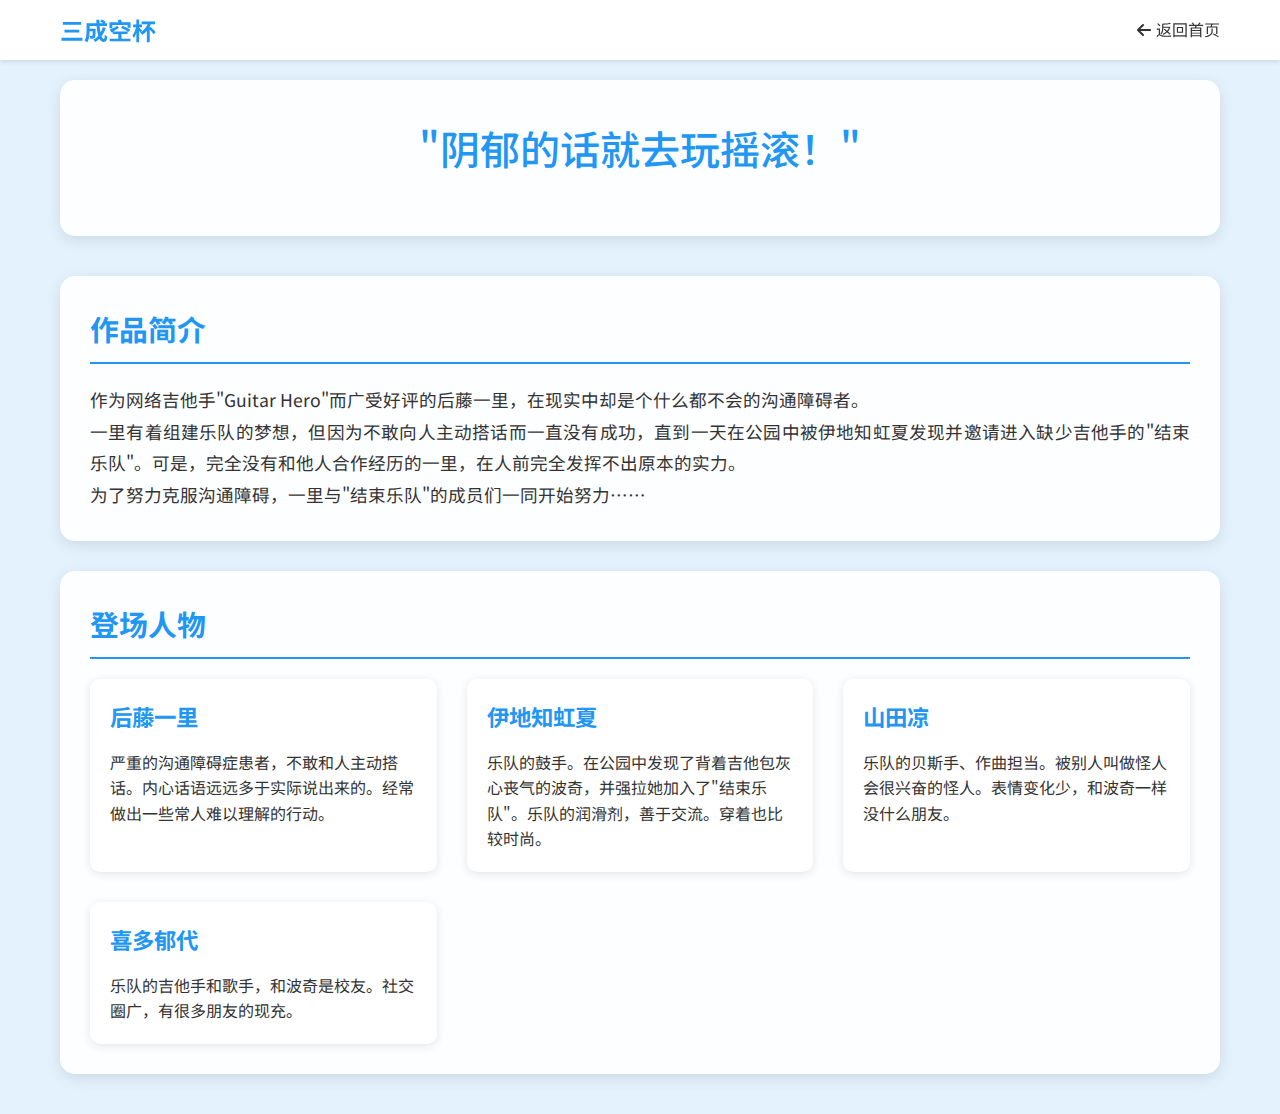
<file: anime-details/guduyaogun.html>
<!DOCTYPE html>
<html lang="zh">
<head>
    <meta charset="UTF-8">
    <meta name="viewport" content="width=device-width, initial-scale=1.0">
    <title>孤独摇滚！ - 三成空杯</title>
    <link rel="stylesheet" href="https://cdnjs.cloudflare.com/ajax/libs/font-awesome/6.5.1/css/all.min.css">
    <link href="https://fonts.googleapis.com/css2?family=Noto+Sans+SC:wght@300;400;500;700&display=swap" rel="stylesheet">
    <style>
        :root {
            --primary-color: #2196f3;
            --secondary-color: #ffffff;
            --text-color: #333333;
            --background-color: #e3f2fd;
            --card-background: rgba(255, 255, 255, 0.9);
        }

        * {
            margin: 0;
            padding: 0;
            box-sizing: border-box;
        }

        body {
            font-family: 'Noto Sans SC', sans-serif;
            color: var(--text-color);
            line-height: 1.6;
            background-color: var(--background-color);
        }

        .navbar {
            position: fixed;
            top: 0;
            width: 100%;
            background-color: var(--secondary-color);
            height: 60px;
            box-shadow: 0 2px 4px rgba(0,0,0,0.1);
            z-index: 1000;
        }

        .nav-container {
            max-width: 1200px;
            margin: 0 auto;
            padding: 0 20px;
            display: flex;
            justify-content: space-between;
            align-items: center;
            height: 100%;
        }

        .logo {
            font-size: 1.5em;
            font-weight: bold;
            color: var(--primary-color);
        }

        .back-btn {
            color: var(--text-color);
            text-decoration: none;
            display: flex;
            align-items: center;
            gap: 5px;
            transition: color 0.3s ease;
        }

        .back-btn:hover {
            color: var(--primary-color);
        }

        .main-content {
            max-width: 1200px;
            margin: 80px auto 40px;
            padding: 0 20px;
        }

        .title-section {
            text-align: center;
            margin-bottom: 40px;
            padding: 40px 0;
            background: var(--card-background);
            border-radius: 15px;
            box-shadow: 0 4px 15px rgba(0, 0, 0, 0.1);
        }

        .main-title {
            font-size: 2.5em;
            color: var(--primary-color);
            margin-bottom: 20px;
            font-weight: 500;
            line-height: 1.4;
        }

        .content-section {
            background: var(--card-background);
            border-radius: 15px;
            padding: 30px;
            margin-bottom: 30px;
            box-shadow: 0 4px 15px rgba(0, 0, 0, 0.1);
        }

        .section-title {
            font-size: 1.8em;
            color: var(--primary-color);
            margin-bottom: 20px;
            padding-bottom: 10px;
            border-bottom: 2px solid var(--primary-color);
        }

        .plot-content {
            font-size: 1.1em;
            line-height: 1.8;
            text-align: justify;
        }

        .characters-grid {
            display: grid;
            grid-template-columns: repeat(auto-fit, minmax(300px, 1fr));
            gap: 30px;
            margin-top: 20px;
        }

        .character-card {
            background: var(--secondary-color);
            border-radius: 10px;
            padding: 20px;
            box-shadow: 0 2px 10px rgba(0, 0, 0, 0.1);
            transition: transform 0.3s ease;
        }

        .character-card:hover {
            transform: translateY(-5px);
        }

        .character-name {
            font-size: 1.4em;
            color: var(--primary-color);
            margin-bottom: 15px;
        }

        .character-description {
            font-size: 1em;
            line-height: 1.6;
        }

        @media (max-width: 768px) {
            .main-title {
                font-size: 2em;
            }

            .characters-grid {
                grid-template-columns: 1fr;
            }
        }
    </style>
</head>
<body>
    <nav class="navbar">
        <div class="nav-container">
            <div class="logo">三成空杯</div>
            <a href="../index.html" class="back-btn">
                <i class="fas fa-arrow-left"></i>
                返回首页
            </a>
        </div>
    </nav>

    <main class="main-content">
        <section class="title-section">
            <h1 class="main-title">"阴郁的话就去玩摇滚！"</h1>
        </section>

        <section class="content-section">
            <h2 class="section-title">作品简介</h2>
            <div class="plot-content">
                <p>作为网络吉他手"Guitar Hero"而广受好评的后藤一里，在现实中却是个什么都不会的沟通障碍者。</p>
                <p>一里有着组建乐队的梦想，但因为不敢向人主动搭话而一直没有成功，直到一天在公园中被伊地知虹夏发现并邀请进入缺少吉他手的"结束乐队"。可是，完全没有和他人合作经历的一里，在人前完全发挥不出原本的实力。</p>
                <p>为了努力克服沟通障碍，一里与"结束乐队"的成员们一同开始努力……</p>
            </div>
        </section>

        <section class="content-section">
            <h2 class="section-title">登场人物</h2>
            <div class="characters-grid">
                <div class="character-card">
                    <h3 class="character-name">后藤一里</h3>
                    <p class="character-description">严重的沟通障碍症患者，不敢和人主动搭话。内心话语远远多于实际说出来的。经常做出一些常人难以理解的行动。</p>
                </div>

                <div class="character-card">
                    <h3 class="character-name">伊地知虹夏</h3>
                    <p class="character-description">乐队的鼓手。在公园中发现了背着吉他包灰心丧气的波奇，并强拉她加入了"结束乐队"。乐队的润滑剂，善于交流。穿着也比较时尚。</p>
                </div>

                <div class="character-card">
                    <h3 class="character-name">山田凉</h3>
                    <p class="character-description">乐队的贝斯手、作曲担当。被别人叫做怪人会很兴奋的怪人。表情变化少，和波奇一样没什么朋友。</p>
                </div>

                <div class="character-card">
                    <h3 class="character-name">喜多郁代</h3>
                    <p class="character-description">乐队的吉他手和歌手，和波奇是校友。社交圈广，有很多朋友的现充。</p>
                </div>
            </div>
        </section>
    </main>
</body>
</html>
</file>
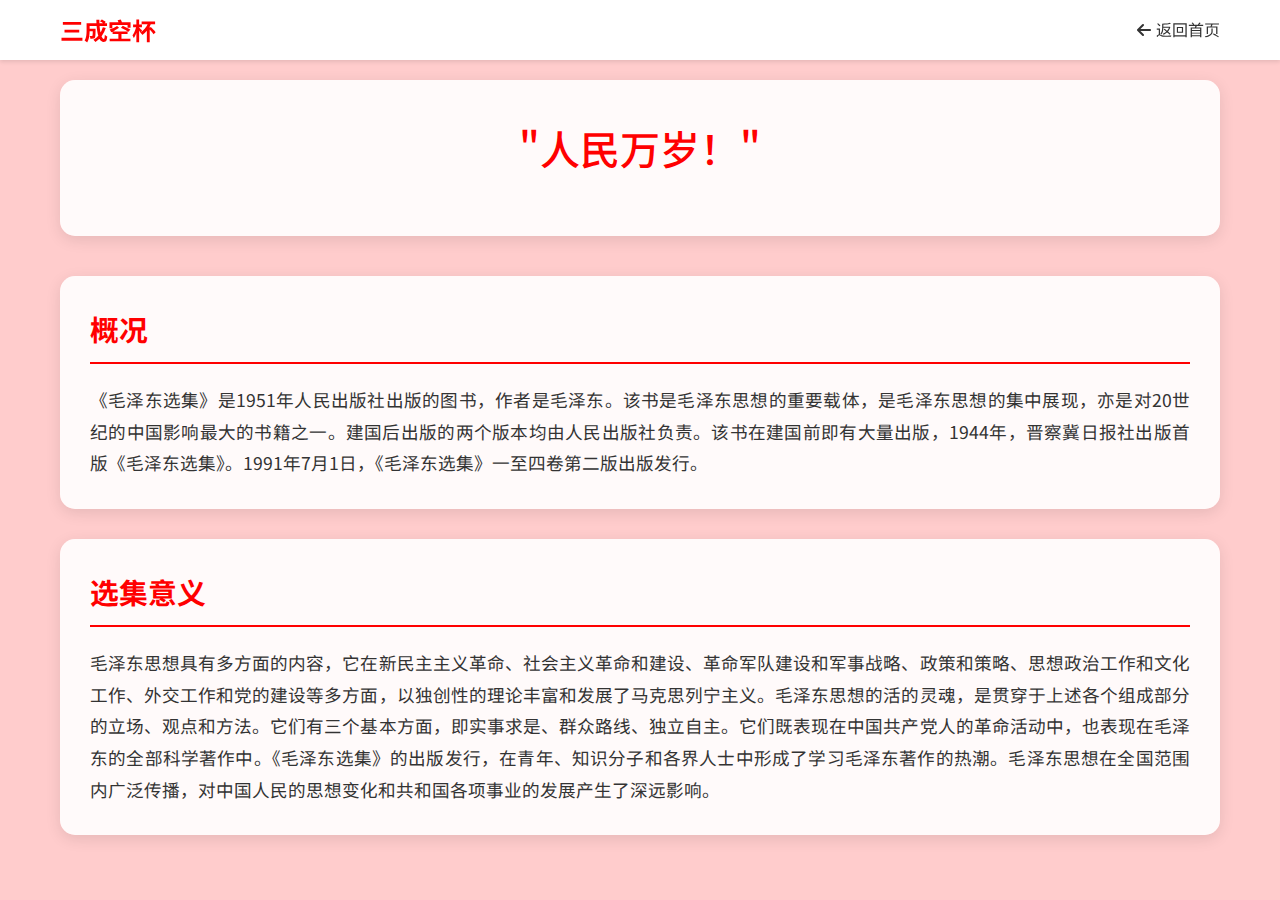
<file: anime-details/mao-ze-dong-xuan-ji.html>
<!DOCTYPE html>
<html lang="zh">
<head>
    <meta charset="UTF-8">
    <meta name="viewport" content="width=device-width, initial-scale=1.0">
    <title>毛泽东选集 - 三成空杯</title>
    <link rel="stylesheet" href="https://cdnjs.cloudflare.com/ajax/libs/font-awesome/6.5.1/css/all.min.css">
    <link href="https://fonts.googleapis.com/css2?family=Noto+Sans+SC:wght@300;400;500;700&display=swap" rel="stylesheet">
    <style>
        :root {
            --primary-color: #ff0000;
            --secondary-color: #ffffff;
            --text-color: #333333;
            --background-color: #ffcccc;
            --card-background: rgba(255, 255, 255, 0.9);
        }

        * {
            margin: 0;
            padding: 0;
            box-sizing: border-box;
        }

        body {
            font-family: 'Noto Sans SC', sans-serif;
            color: var(--text-color);
            line-height: 1.6;
            background-color: var(--background-color);
        }

        .navbar {
            position: fixed;
            top: 0;
            width: 100%;
            background-color: var(--secondary-color);
            height: 60px;
            box-shadow: 0 2px 4px rgba(0,0,0,0.1);
            z-index: 1000;
        }

        .nav-container {
            max-width: 1200px;
            margin: 0 auto;
            padding: 0 20px;
            display: flex;
            justify-content: space-between;
            align-items: center;
            height: 100%;
        }

        .logo {
            font-size: 1.5em;
            font-weight: bold;
            color: var(--primary-color);
        }

        .back-btn {
            color: var(--text-color);
            text-decoration: none;
            display: flex;
            align-items: center;
            gap: 5px;
            transition: color 0.3s ease;
        }

        .back-btn:hover {
            color: var(--primary-color);
        }

        .main-content {
            max-width: 1200px;
            margin: 80px auto 40px;
            padding: 0 20px;
        }

        .title-section {
            text-align: center;
            margin-bottom: 40px;
            padding: 40px 0;
            background: var(--card-background);
            border-radius: 15px;
            box-shadow: 0 4px 15px rgba(0, 0, 0, 0.1);
        }

        .main-title {
            font-size: 2.5em;
            color: var(--primary-color);
            margin-bottom: 20px;
            font-weight: 500;
            line-height: 1.4;
        }

        .content-section {
            background: var(--card-background);
            border-radius: 15px;
            padding: 30px;
            margin-bottom: 30px;
            box-shadow: 0 4px 15px rgba(0, 0, 0, 0.1);
        }

        .section-title {
            font-size: 1.8em;
            color: var(--primary-color);
            margin-bottom: 20px;
            padding-bottom: 10px;
            border-bottom: 2px solid var(--primary-color);
        }

        .plot-content {
            font-size: 1.1em;
            line-height: 1.8;
            text-align: justify;
        }

        @media (max-width: 768px) {
            .main-title {
                font-size: 2em;
            }
        }
    </style>
</head>
<body>
    <nav class="navbar">
        <div class="nav-container">
            <div class="logo">三成空杯</div>
            <a href="../index.html" class="back-btn">
                <i class="fas fa-arrow-left"></i>
                返回首页
            </a>
        </div>
    </nav>

    <main class="main-content">
        <section class="title-section">
            <h1 class="main-title">"人民万岁！"</h1>
        </section>

        <section class="content-section">
            <h2 class="section-title">概况</h2>
            <div class="plot-content">
                <p>《毛泽东选集》是1951年人民出版社出版的图书，作者是毛泽东。该书是毛泽东思想的重要载体，是毛泽东思想的集中展现，亦是对20世纪的中国影响最大的书籍之一。建国后出版的两个版本均由人民出版社负责。该书在建国前即有大量出版，1944年，晋察冀日报社出版首版《毛泽东选集》。1991年7月1日，《毛泽东选集》一至四卷第二版出版发行。</p>
            </div>
        </section>

        <section class="content-section">
            <h2 class="section-title">选集意义</h2>
            <div class="plot-content">
                <p>毛泽东思想具有多方面的内容，它在新民主主义革命、社会主义革命和建设、革命军队建设和军事战略、政策和策略、思想政治工作和文化工作、外交工作和党的建设等多方面，以独创性的理论丰富和发展了马克思列宁主义。毛泽东思想的活的灵魂，是贯穿于上述各个组成部分的立场、观点和方法。它们有三个基本方面，即实事求是、群众路线、独立自主。它们既表现在中国共产党人的革命活动中，也表现在毛泽东的全部科学著作中。《毛泽东选集》的出版发行，在青年、知识分子和各界人士中形成了学习毛泽东著作的热潮。毛泽东思想在全国范围内广泛传播，对中国人民的思想变化和共和国各项事业的发展产生了深远影响。</p>
            </div>
        </section>
    </main>
</body>
</html>
</file>
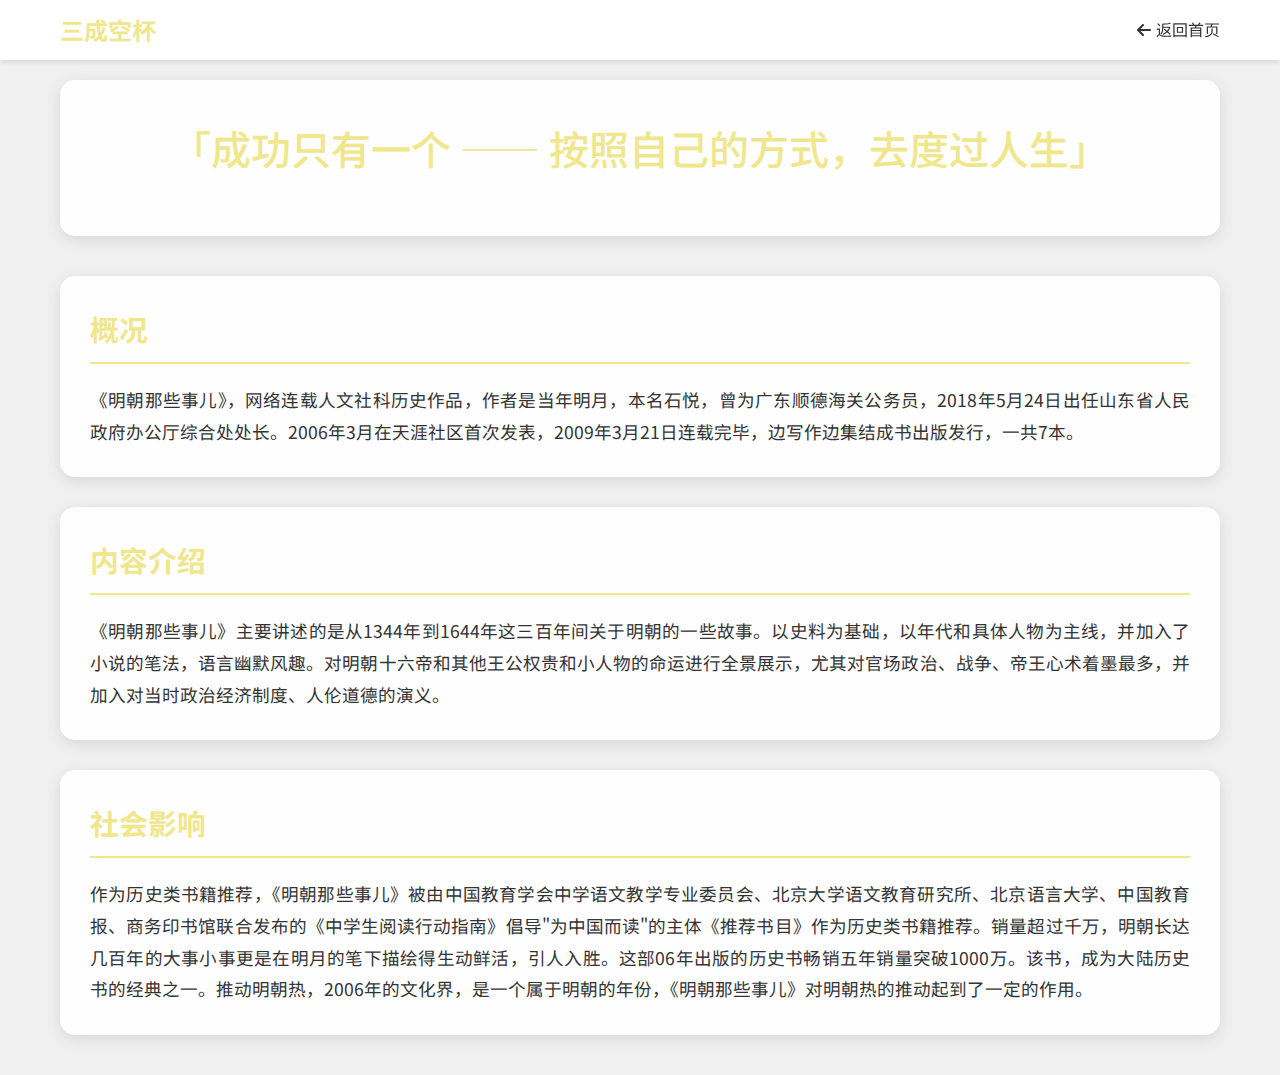
<file: anime-details/ming-dynasty.html>
<!DOCTYPE html>
<html lang="zh">
<head>
    <meta charset="UTF-8">
    <meta name="viewport" content="width=device-width, initial-scale=1.0">
    <title>明朝那些事儿 - 三成空杯</title>
    <link rel="stylesheet" href="https://cdnjs.cloudflare.com/ajax/libs/font-awesome/6.5.1/css/all.min.css">
    <link href="https://fonts.googleapis.com/css2?family=Noto+Sans+SC:wght@300;400;500;700&display=swap" rel="stylesheet">
    <style>
        :root {
            --primary-color: #f0e68c;
            --secondary-color: #ffffff;
            --text-color: #333333;
            --background-color: #f0f0f0;
            --card-background: rgba(255, 255, 255, 0.9);
        }

        * {
            margin: 0;
            padding: 0;
            box-sizing: border-box;
        }

        body {
            font-family: 'Noto Sans SC', sans-serif;
            color: var(--text-color);
            line-height: 1.6;
            background-color: var(--background-color);
        }

        .navbar {
            position: fixed;
            top: 0;
            width: 100%;
            background-color: var(--secondary-color);
            height: 60px;
            box-shadow: 0 2px 4px rgba(0,0,0,0.1);
            z-index: 1000;
        }

        .nav-container {
            max-width: 1200px;
            margin: 0 auto;
            padding: 0 20px;
            display: flex;
            justify-content: space-between;
            align-items: center;
            height: 100%;
        }

        .logo {
            font-size: 1.5em;
            font-weight: bold;
            color: var(--primary-color);
        }

        .back-btn {
            color: var(--text-color);
            text-decoration: none;
            display: flex;
            align-items: center;
            gap: 5px;
            transition: color 0.3s ease;
        }

        .back-btn:hover {
            color: var(--primary-color);
        }

        .main-content {
            max-width: 1200px;
            margin: 80px auto 40px;
            padding: 0 20px;
        }

        .title-section {
            text-align: center;
            margin-bottom: 40px;
            padding: 40px 0;
            background: var(--card-background);
            border-radius: 15px;
            box-shadow: 0 4px 15px rgba(0, 0, 0, 0.1);
        }

        .main-title {
            font-size: 2.5em;
            color: var(--primary-color);
            margin-bottom: 20px;
            font-weight: 500;
            line-height: 1.4;
        }

        .content-section {
            background: var(--card-background);
            border-radius: 15px;
            padding: 30px;
            margin-bottom: 30px;
            box-shadow: 0 4px 15px rgba(0, 0, 0, 0.1);
        }

        .section-title {
            font-size: 1.8em;
            color: var(--primary-color);
            margin-bottom: 20px;
            padding-bottom: 10px;
            border-bottom: 2px solid var(--primary-color);
        }

        .plot-content {
            font-size: 1.1em;
            line-height: 1.8;
            text-align: justify;
        }

        @media (max-width: 768px) {
            .main-title {
                font-size: 2em;
            }
        }
    </style>
</head>
<body>
    <nav class="navbar">
        <div class="nav-container">
            <div class="logo">三成空杯</div>
            <a href="../index.html" class="back-btn">
                <i class="fas fa-arrow-left"></i>
                返回首页
            </a>
        </div>
    </nav>

    <main class="main-content">
        <section class="title-section">
            <h1 class="main-title">「成功只有一个 —— 按照自己的方式，去度过人生」</h1>
        </section>

        <section class="content-section">
            <h2 class="section-title">概况</h2>
            <div class="plot-content">
                <p>《明朝那些事儿》，网络连载人文社科历史作品，作者是当年明月，本名石悦，曾为广东顺德海关公务员，2018年5月24日出任山东省人民政府办公厅综合处处长。2006年3月在天涯社区首次发表，2009年3月21日连载完毕，边写作边集结成书出版发行，一共7本。</p>
            </div>
        </section>

        <section class="content-section">
            <h2 class="section-title">内容介绍</h2>
            <div class="plot-content">
                <p>《明朝那些事儿》主要讲述的是从1344年到1644年这三百年间关于明朝的一些故事。以史料为基础，以年代和具体人物为主线，并加入了小说的笔法，语言幽默风趣。对明朝十六帝和其他王公权贵和小人物的命运进行全景展示，尤其对官场政治、战争、帝王心术着墨最多，并加入对当时政治经济制度、人伦道德的演义。</p>
            </div>
        </section>

        <section class="content-section">
            <h2 class="section-title">社会影响</h2>
            <div class="plot-content">
                <p>作为历史类书籍推荐，《明朝那些事儿》被由中国教育学会中学语文教学专业委员会、北京大学语文教育研究所、北京语言大学、中国教育报、商务印书馆联合发布的《中学生阅读行动指南》倡导"为中国而读"的主体《推荐书目》作为历史类书籍推荐。销量超过千万，明朝长达几百年的大事小事更是在明月的笔下描绘得生动鲜活，引人入胜。这部06年出版的历史书畅销五年销量突破1000万。该书，成为大陆历史书的经典之一。推动明朝热，2006年的文化界，是一个属于明朝的年份，《明朝那些事儿》对明朝热的推动起到了一定的作用。</p>
            </div>
        </section>
    </main>
</body>
</html>
</file>
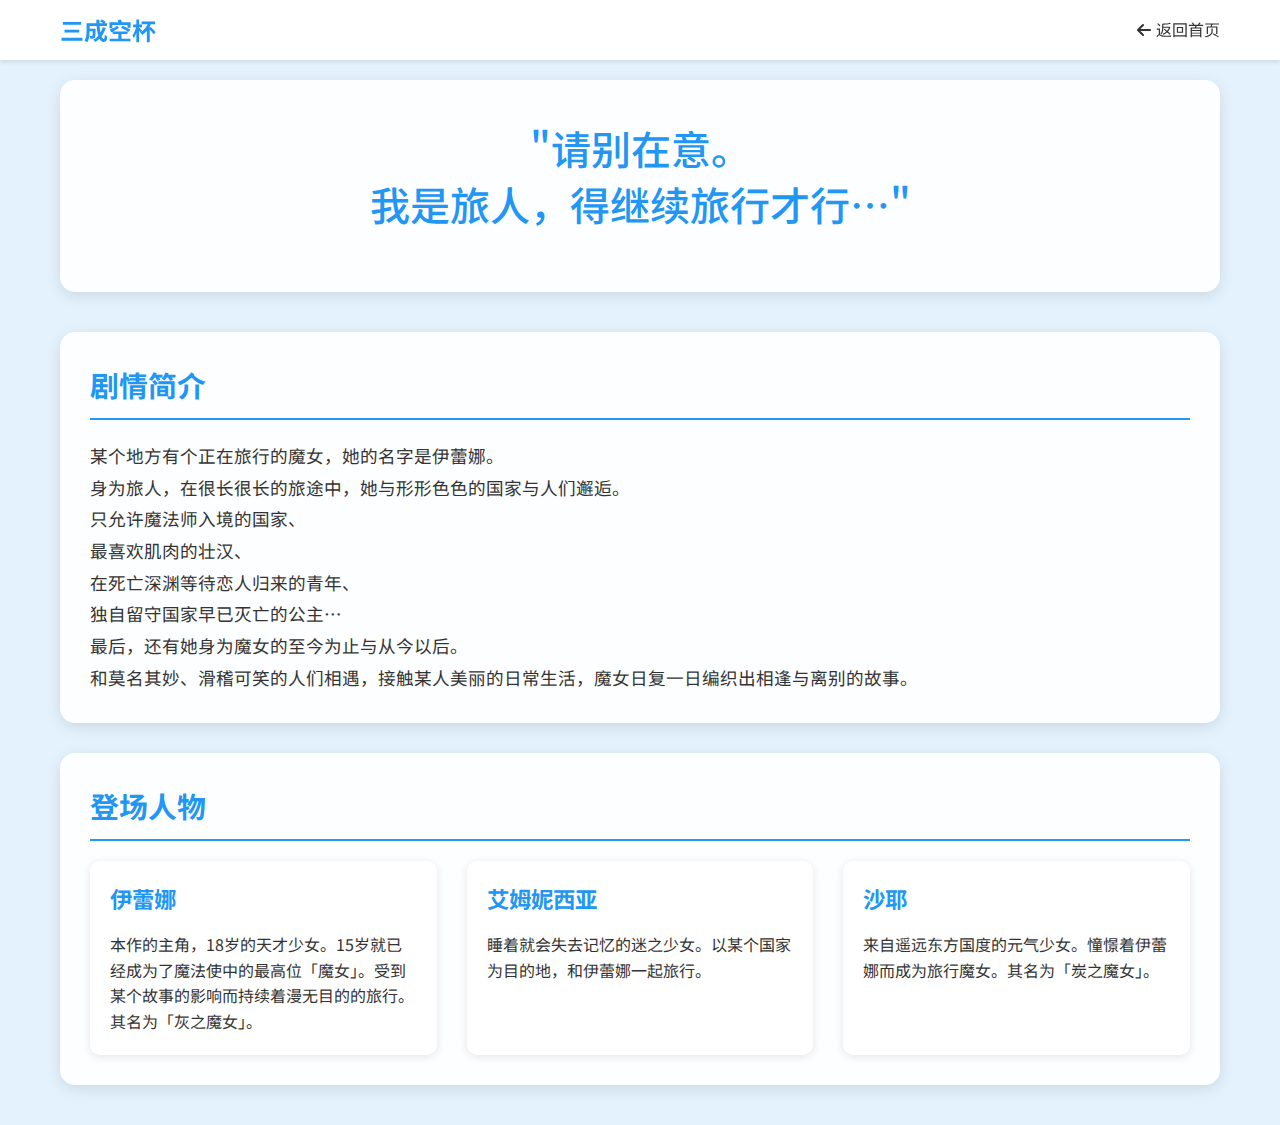
<file: anime-details/monvzhilv.html>
<!DOCTYPE html>
<html lang="zh">
<head>
    <meta charset="UTF-8">
    <meta name="viewport" content="width=device-width, initial-scale=1.0">
    <title>魔女之旅 - 三成空杯</title>
    <link rel="stylesheet" href="https://cdnjs.cloudflare.com/ajax/libs/font-awesome/6.5.1/css/all.min.css">
    <link href="https://fonts.googleapis.com/css2?family=Noto+Sans+SC:wght@300;400;500;700&display=swap" rel="stylesheet">
    <style>
        :root {
            --primary-color: #2196f3;
            --secondary-color: #ffffff;
            --text-color: #333333;
            --background-color: #e3f2fd;
            --card-background: rgba(255, 255, 255, 0.9);
        }

        * {
            margin: 0;
            padding: 0;
            box-sizing: border-box;
        }

        body {
            font-family: 'Noto Sans SC', sans-serif;
            color: var(--text-color);
            line-height: 1.6;
            background-color: var(--background-color);
        }

        .navbar {
            position: fixed;
            top: 0;
            width: 100%;
            background-color: var(--secondary-color);
            height: 60px;
            box-shadow: 0 2px 4px rgba(0,0,0,0.1);
            z-index: 1000;
        }

        .nav-container {
            max-width: 1200px;
            margin: 0 auto;
            padding: 0 20px;
            display: flex;
            justify-content: space-between;
            align-items: center;
            height: 100%;
        }

        .logo {
            font-size: 1.5em;
            font-weight: bold;
            color: var(--primary-color);
        }

        .back-btn {
            color: var(--text-color);
            text-decoration: none;
            display: flex;
            align-items: center;
            gap: 5px;
            transition: color 0.3s ease;
        }

        .back-btn:hover {
            color: var(--primary-color);
        }

        .main-content {
            max-width: 1200px;
            margin: 80px auto 40px;
            padding: 0 20px;
        }

        .title-section {
            text-align: center;
            margin-bottom: 40px;
            padding: 40px 0;
            background: var(--card-background);
            border-radius: 15px;
            box-shadow: 0 4px 15px rgba(0, 0, 0, 0.1);
        }

        .main-title {
            font-size: 2.5em;
            color: var(--primary-color);
            margin-bottom: 20px;
            font-weight: 500;
            line-height: 1.4;
        }

        .content-section {
            background: var(--card-background);
            border-radius: 15px;
            padding: 30px;
            margin-bottom: 30px;
            box-shadow: 0 4px 15px rgba(0, 0, 0, 0.1);
        }

        .section-title {
            font-size: 1.8em;
            color: var(--primary-color);
            margin-bottom: 20px;
            padding-bottom: 10px;
            border-bottom: 2px solid var(--primary-color);
        }

        .plot-content {
            font-size: 1.1em;
            line-height: 1.8;
            text-align: justify;
        }

        .characters-grid {
            display: grid;
            grid-template-columns: repeat(auto-fit, minmax(300px, 1fr));
            gap: 30px;
            margin-top: 20px;
        }

        .character-card {
            background: var(--secondary-color);
            border-radius: 10px;
            padding: 20px;
            box-shadow: 0 2px 10px rgba(0, 0, 0, 0.1);
            transition: transform 0.3s ease;
        }

        .character-card:hover {
            transform: translateY(-5px);
        }

        .character-name {
            font-size: 1.4em;
            color: var(--primary-color);
            margin-bottom: 15px;
        }

        .character-description {
            font-size: 1em;
            line-height: 1.6;
        }

        @media (max-width: 768px) {
            .main-title {
                font-size: 2em;
            }

            .characters-grid {
                grid-template-columns: 1fr;
            }
        }
    </style>
</head>
<body>
    <nav class="navbar">
        <div class="nav-container">
            <div class="logo">三成空杯</div>
            <a href="../index.html" class="back-btn">
                <i class="fas fa-arrow-left"></i>
                返回首页
            </a>
        </div>
    </nav>

    <main class="main-content">
        <section class="title-section">
            <h1 class="main-title">"请别在意。<br>我是旅人，得继续旅行才行…"</h1>
        </section>

        <section class="content-section">
            <h2 class="section-title">剧情简介</h2>
            <div class="plot-content">
                <p>某个地方有个正在旅行的魔女，她的名字是伊蕾娜。</p>
                <p>身为旅人，在很长很长的旅途中，她与形形色色的国家与人们邂逅。</p>
                <p>只允许魔法师入境的国家、</p>
                <p>最喜欢肌肉的壮汉、</p>
                <p>在死亡深渊等待恋人归来的青年、</p>
                <p>独自留守国家早已灭亡的公主…</p>
                <p>最后，还有她身为魔女的至今为止与从今以后。</p>
                <p>和莫名其妙、滑稽可笑的人们相遇，接触某人美丽的日常生活，魔女日复一日编织出相逢与离别的故事。</p>
            </div>
        </section>

        <section class="content-section">
            <h2 class="section-title">登场人物</h2>
            <div class="characters-grid">
                <div class="character-card">
                    <h3 class="character-name">伊蕾娜</h3>
                    <p class="character-description">本作的主角，18岁的天才少女。15岁就已经成为了魔法使中的最高位「魔女」。受到某个故事的影响而持续着漫无目的的旅行。其名为「灰之魔女」。</p>
                </div>

                <div class="character-card">
                    <h3 class="character-name">艾姆妮西亚</h3>
                    <p class="character-description">睡着就会失去记忆的迷之少女。以某个国家为目的地，和伊蕾娜一起旅行。</p>
                </div>

                <div class="character-card">
                    <h3 class="character-name">沙耶</h3>
                    <p class="character-description">来自遥远东方国度的元气少女。憧憬着伊蕾娜而成为旅行魔女。其名为「炭之魔女」。</p>
                </div>
            </div>
        </section>
    </main>
</body>
</html>
</file>
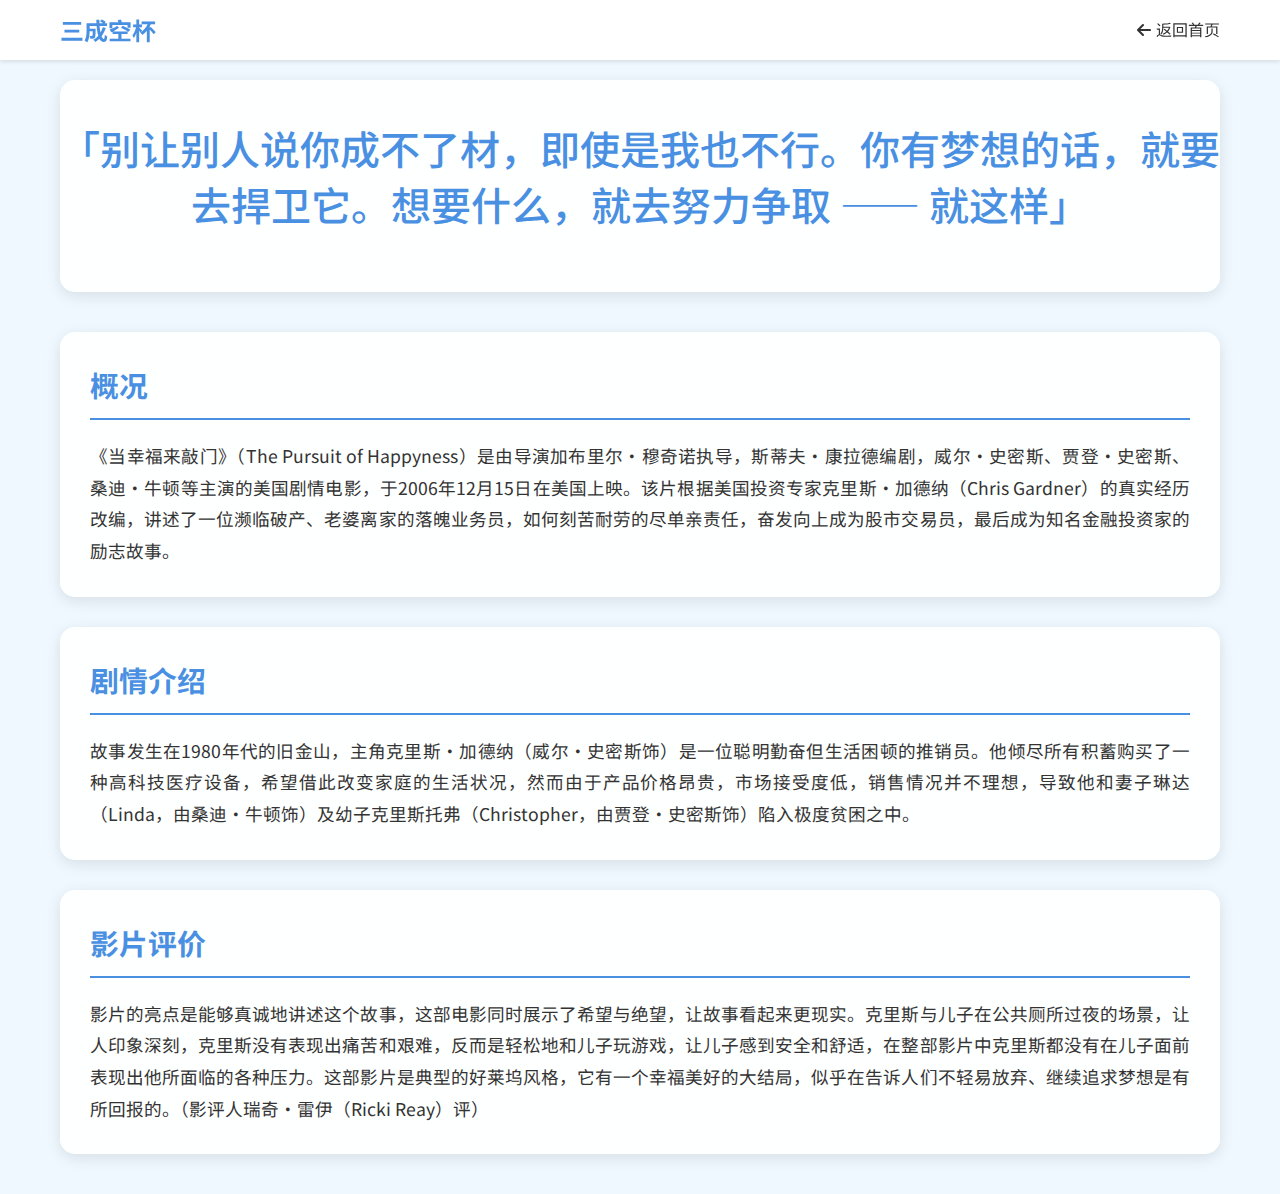
<file: anime-details/pursuit-of-happyness.html>
<!DOCTYPE html>
<html lang="zh">
<head>
    <meta charset="UTF-8">
    <meta name="viewport" content="width=device-width, initial-scale=1.0">
    <title>当幸福来敲门 - 三成空杯</title>
    <link rel="stylesheet" href="https://cdnjs.cloudflare.com/ajax/libs/font-awesome/6.5.1/css/all.min.css">
    <link href="https://fonts.googleapis.com/css2?family=Noto+Sans+SC:wght@300;400;500;700&display=swap" rel="stylesheet">
    <style>
        :root {
            --primary-color: #4a90e2;
            --secondary-color: #ffffff;
            --text-color: #333333;
            --background-color: #f0f8ff;
            --card-background: rgba(255, 255, 255, 0.9);
        }

        * {
            margin: 0;
            padding: 0;
            box-sizing: border-box;
        }

        body {
            font-family: 'Noto Sans SC', sans-serif;
            color: var(--text-color);
            line-height: 1.6;
            background-color: var(--background-color);
        }

        .navbar {
            position: fixed;
            top: 0;
            width: 100%;
            background-color: var(--secondary-color);
            height: 60px;
            box-shadow: 0 2px 4px rgba(0,0,0,0.1);
            z-index: 1000;
        }

        .nav-container {
            max-width: 1200px;
            margin: 0 auto;
            padding: 0 20px;
            display: flex;
            justify-content: space-between;
            align-items: center;
            height: 100%;
        }

        .logo {
            font-size: 1.5em;
            font-weight: bold;
            color: var(--primary-color);
        }

        .back-btn {
            color: var(--text-color);
            text-decoration: none;
            display: flex;
            align-items: center;
            gap: 5px;
            transition: color 0.3s ease;
        }

        .back-btn:hover {
            color: var(--primary-color);
        }

        .main-content {
            max-width: 1200px;
            margin: 80px auto 40px;
            padding: 0 20px;
        }

        .title-section {
            text-align: center;
            margin-bottom: 40px;
            padding: 40px 0;
            background: var(--card-background);
            border-radius: 15px;
            box-shadow: 0 4px 15px rgba(0, 0, 0, 0.1);
        }

        .main-title {
            font-size: 2.5em;
            color: var(--primary-color);
            margin-bottom: 20px;
            font-weight: 500;
            line-height: 1.4;
        }

        .content-section {
            background: var(--card-background);
            border-radius: 15px;
            padding: 30px;
            margin-bottom: 30px;
            box-shadow: 0 4px 15px rgba(0, 0, 0, 0.1);
        }

        .section-title {
            font-size: 1.8em;
            color: var(--primary-color);
            margin-bottom: 20px;
            padding-bottom: 10px;
            border-bottom: 2px solid var(--primary-color);
        }

        .plot-content {
            font-size: 1.1em;
            line-height: 1.8;
            text-align: justify;
        }

        @media (max-width: 768px) {
            .main-title {
                font-size: 2em;
            }
        }
    </style>
</head>
<body>
    <nav class="navbar">
        <div class="nav-container">
            <div class="logo">三成空杯</div>
            <a href="../index.html" class="back-btn">
                <i class="fas fa-arrow-left"></i>
                返回首页
            </a>
        </div>
    </nav>

    <main class="main-content">
        <section class="title-section">
            <h1 class="main-title">「别让别人说你成不了材，即使是我也不行。你有梦想的话，就要去捍卫它。想要什么，就去努力争取 —— 就这样」</h1>
        </section>

        <section class="content-section">
            <h2 class="section-title">概况</h2>
            <div class="plot-content">
                <p>《当幸福来敲门》（The Pursuit of Happyness）是由导演加布里尔·穆奇诺执导，斯蒂夫·康拉德编剧，威尔·史密斯、贾登·史密斯、桑迪·牛顿等主演的美国剧情电影，于2006年12月15日在美国上映。该片根据美国投资专家克里斯·加德纳（Chris Gardner）的真实经历改编，讲述了一位濒临破产、老婆离家的落魄业务员，如何刻苦耐劳的尽单亲责任，奋发向上成为股市交易员，最后成为知名金融投资家的励志故事。</p>
            </div>
        </section>

        <section class="content-section">
            <h2 class="section-title">剧情介绍</h2>
            <div class="plot-content">
                <p>故事发生在1980年代的旧金山，主角克里斯·加德纳（威尔·史密斯饰）是一位聪明勤奋但生活困顿的推销员。他倾尽所有积蓄购买了一种高科技医疗设备，希望借此改变家庭的生活状况，然而由于产品价格昂贵，市场接受度低，销售情况并不理想，导致他和妻子琳达（Linda，由桑迪·牛顿饰）及幼子克里斯托弗（Christopher，由贾登·史密斯饰）陷入极度贫困之中。</p>
            </div>
        </section>

        <section class="content-section">
            <h2 class="section-title">影片评价</h2>
            <div class="plot-content">
                <p>影片的亮点是能够真诚地讲述这个故事，这部电影同时展示了希望与绝望，让故事看起来更现实。克里斯与儿子在公共厕所过夜的场景，让人印象深刻，克里斯没有表现出痛苦和艰难，反而是轻松地和儿子玩游戏，让儿子感到安全和舒适，在整部影片中克里斯都没有在儿子面前表现出他所面临的各种压力。这部影片是典型的好莱坞风格，它有一个幸福美好的大结局，似乎在告诉人们不轻易放弃、继续追求梦想是有所回报的。（影评人瑞奇·雷伊（Ricki Reay）评）</p>
            </div>
        </section>
    </main>
</body>
</html>
</file>
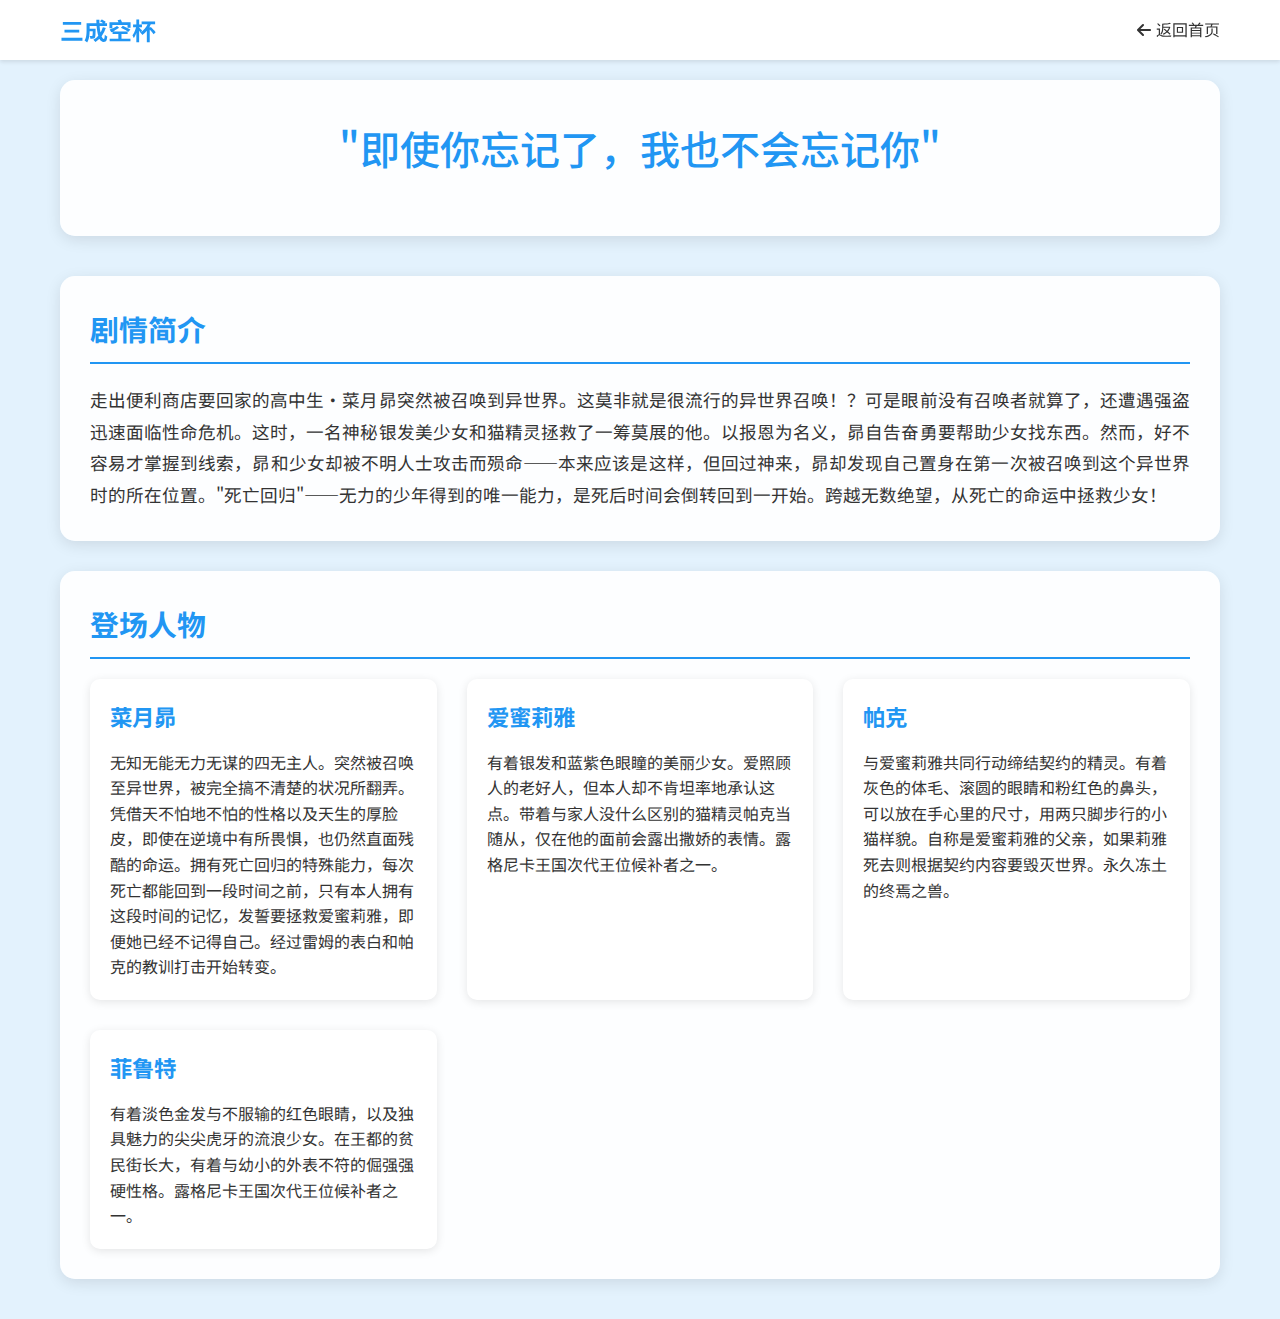
<file: anime-details/re-zero.html>
<!DOCTYPE html>
<html lang="zh">
<head>
    <meta charset="UTF-8">
    <meta name="viewport" content="width=device-width, initial-scale=1.0">
    <title>Re：从零开始的异世界生活 - 三成空杯</title>
    <link rel="stylesheet" href="https://cdnjs.cloudflare.com/ajax/libs/font-awesome/6.5.1/css/all.min.css">
    <link href="https://fonts.googleapis.com/css2?family=Noto+Sans+SC:wght@300;400;500;700&display=swap" rel="stylesheet">
    <style>
        :root {
            --primary-color: #2196f3;
            --secondary-color: #ffffff;
            --text-color: #333333;
            --background-color: #e3f2fd;
            --card-background: rgba(255, 255, 255, 0.9);
        }

        * {
            margin: 0;
            padding: 0;
            box-sizing: border-box;
        }

        body {
            font-family: 'Noto Sans SC', sans-serif;
            color: var(--text-color);
            line-height: 1.6;
            background-color: var(--background-color);
        }

        .navbar {
            position: fixed;
            top: 0;
            width: 100%;
            background-color: var(--secondary-color);
            height: 60px;
            box-shadow: 0 2px 4px rgba(0,0,0,0.1);
            z-index: 1000;
        }

        .nav-container {
            max-width: 1200px;
            margin: 0 auto;
            padding: 0 20px;
            display: flex;
            justify-content: space-between;
            align-items: center;
            height: 100%;
        }

        .logo {
            font-size: 1.5em;
            font-weight: bold;
            color: var(--primary-color);
        }

        .back-btn {
            color: var(--text-color);
            text-decoration: none;
            display: flex;
            align-items: center;
            gap: 5px;
            transition: color 0.3s ease;
        }

        .back-btn:hover {
            color: var(--primary-color);
        }

        .main-content {
            max-width: 1200px;
            margin: 80px auto 40px;
            padding: 0 20px;
        }

        .title-section {
            text-align: center;
            margin-bottom: 40px;
            padding: 40px 0;
            background: var(--card-background);
            border-radius: 15px;
            box-shadow: 0 4px 15px rgba(0, 0, 0, 0.1);
        }

        .main-title {
            font-size: 2.5em;
            color: var(--primary-color);
            margin-bottom: 20px;
            font-weight: 500;
            line-height: 1.4;
        }

        .content-section {
            background: var(--card-background);
            border-radius: 15px;
            padding: 30px;
            margin-bottom: 30px;
            box-shadow: 0 4px 15px rgba(0, 0, 0, 0.1);
        }

        .section-title {
            font-size: 1.8em;
            color: var(--primary-color);
            margin-bottom: 20px;
            padding-bottom: 10px;
            border-bottom: 2px solid var(--primary-color);
        }

        .plot-content {
            font-size: 1.1em;
            line-height: 1.8;
            text-align: justify;
        }

        .characters-grid {
            display: grid;
            grid-template-columns: repeat(auto-fit, minmax(300px, 1fr));
            gap: 30px;
            margin-top: 20px;
        }

        .character-card {
            background: var(--secondary-color);
            border-radius: 10px;
            padding: 20px;
            box-shadow: 0 2px 10px rgba(0, 0, 0, 0.1);
            transition: transform 0.3s ease;
        }

        .character-card:hover {
            transform: translateY(-5px);
        }

        .character-name {
            font-size: 1.4em;
            color: var(--primary-color);
            margin-bottom: 15px;
        }

        .character-description {
            font-size: 1em;
            line-height: 1.6;
        }

        @media (max-width: 768px) {
            .main-title {
                font-size: 2em;
            }

            .characters-grid {
                grid-template-columns: 1fr;
            }
        }
    </style>
</head>
<body>
    <nav class="navbar">
        <div class="nav-container">
            <div class="logo">三成空杯</div>
            <a href="../index.html" class="back-btn">
                <i class="fas fa-arrow-left"></i>
                返回首页
            </a>
        </div>
    </nav>

    <main class="main-content">
        <section class="title-section">
            <h1 class="main-title">"即使你忘记了，我也不会忘记你"</h1>
        </section>

        <section class="content-section">
            <h2 class="section-title">剧情简介</h2>
            <div class="plot-content">
                <p>走出便利商店要回家的高中生·菜月昴突然被召唤到异世界。这莫非就是很流行的异世界召唤！？可是眼前没有召唤者就算了，还遭遇强盗迅速面临性命危机。这时，一名神秘银发美少女和猫精灵拯救了一筹莫展的他。以报恩为名义，昴自告奋勇要帮助少女找东西。然而，好不容易才掌握到线索，昴和少女却被不明人士攻击而殒命——本来应该是这样，但回过神来，昴却发现自己置身在第一次被召唤到这个异世界时的所在位置。"死亡回归"——无力的少年得到的唯一能力，是死后时间会倒转回到一开始。跨越无数绝望，从死亡的命运中拯救少女！</p>
            </div>
        </section>

        <section class="content-section">
            <h2 class="section-title">登场人物</h2>
            <div class="characters-grid">
                <div class="character-card">
                    <h3 class="character-name">菜月昴</h3>
                    <p class="character-description">无知无能无力无谋的四无主人。突然被召唤至异世界，被完全搞不清楚的状况所翻弄。凭借天不怕地不怕的性格以及天生的厚脸皮，即使在逆境中有所畏惧，也仍然直面残酷的命运。拥有死亡回归的特殊能力，每次死亡都能回到一段时间之前，只有本人拥有这段时间的记忆，发誓要拯救爱蜜莉雅，即便她已经不记得自己。经过雷姆的表白和帕克的教训打击开始转变。</p>
                </div>

                <div class="character-card">
                    <h3 class="character-name">爱蜜莉雅</h3>
                    <p class="character-description">有着银发和蓝紫色眼瞳的美丽少女。爱照顾人的老好人，但本人却不肯坦率地承认这点。带着与家人没什么区别的猫精灵帕克当随从，仅在他的面前会露出撒娇的表情。露格尼卡王国次代王位候补者之一。</p>
                </div>

                <div class="character-card">
                    <h3 class="character-name">帕克</h3>
                    <p class="character-description">与爱蜜莉雅共同行动缔结契约的精灵。有着灰色的体毛、滚圆的眼睛和粉红色的鼻头，可以放在手心里的尺寸，用两只脚步行的小猫样貌。自称是爱蜜莉雅的父亲，如果莉雅死去则根据契约内容要毁灭世界。永久冻土的终焉之兽。</p>
                </div>

                <div class="character-card">
                    <h3 class="character-name">菲鲁特</h3>
                    <p class="character-description">有着淡色金发与不服输的红色眼睛，以及独具魅力的尖尖虎牙的流浪少女。在王都的贫民街长大，有着与幼小的外表不符的倔强强硬性格。露格尼卡王国次代王位候补者之一。</p>
                </div>
            </div>
        </section>
    </main>
</body>
</html>
</file>
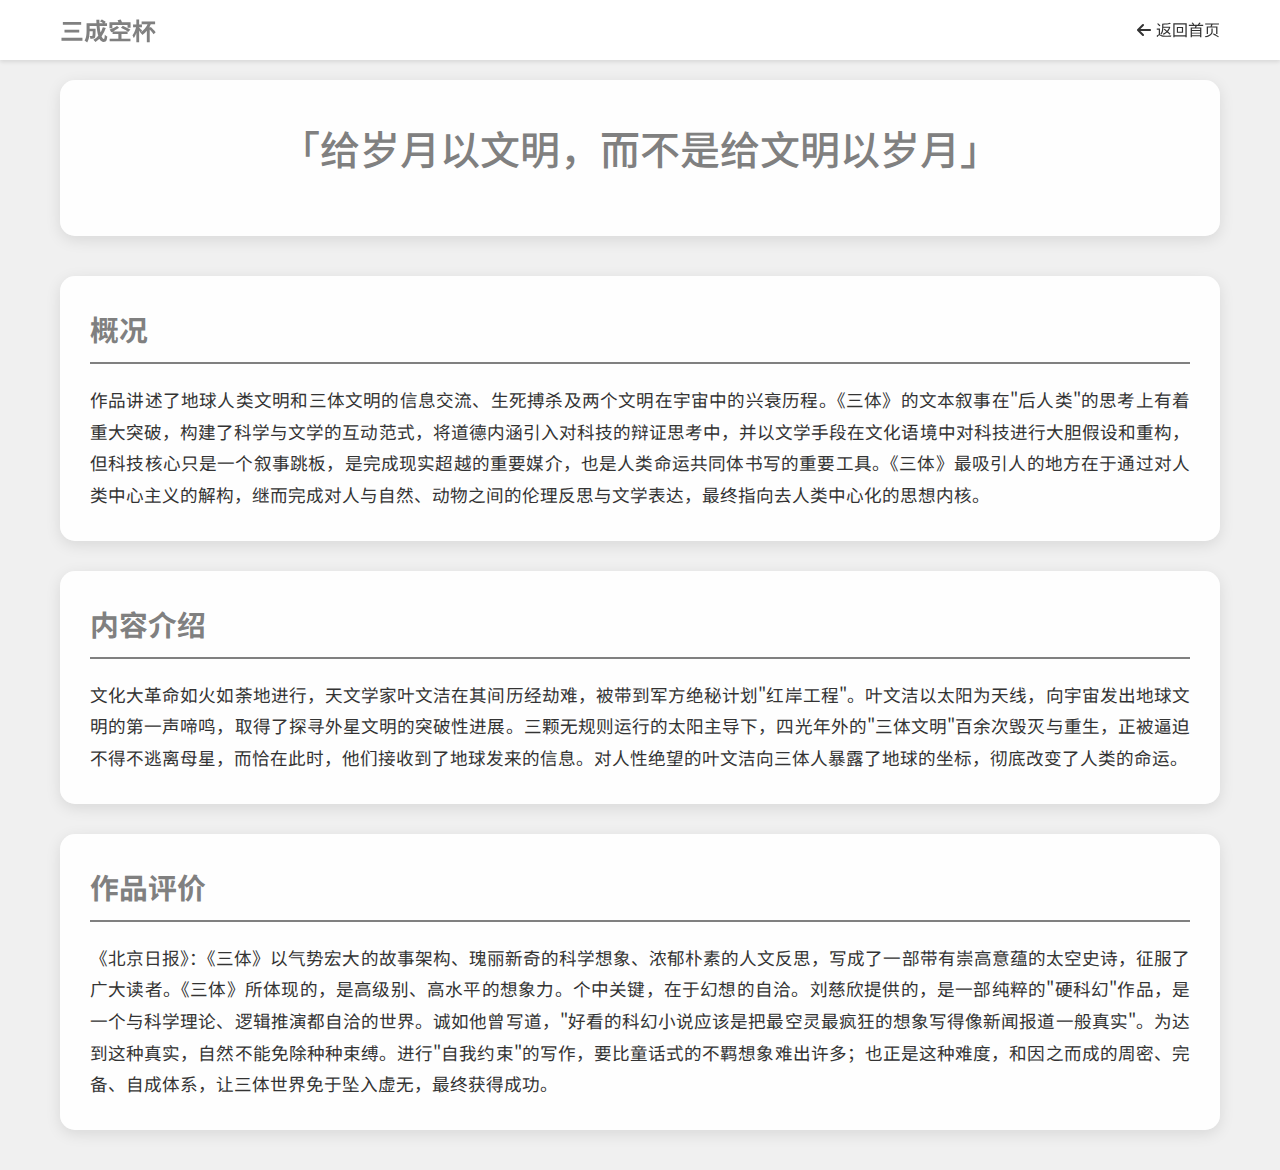
<file: anime-details/three-body.html>
<!DOCTYPE html>
<html lang="zh">
<head>
    <meta charset="UTF-8">
    <meta name="viewport" content="width=device-width, initial-scale=1.0">
    <title>三体系列 - 三成空杯</title>
    <link rel="stylesheet" href="https://cdnjs.cloudflare.com/ajax/libs/font-awesome/6.5.1/css/all.min.css">
    <link href="https://fonts.googleapis.com/css2?family=Noto+Sans+SC:wght@300;400;500;700&display=swap" rel="stylesheet">
    <style>
        :root {
            --primary-color: #808080;
            --secondary-color: #ffffff;
            --text-color: #333333;
            --background-color: #f0f0f0;
            --card-background: rgba(255, 255, 255, 0.9);
        }

        * {
            margin: 0;
            padding: 0;
            box-sizing: border-box;
        }

        body {
            font-family: 'Noto Sans SC', sans-serif;
            color: var(--text-color);
            line-height: 1.6;
            background-color: var(--background-color);
        }

        .navbar {
            position: fixed;
            top: 0;
            width: 100%;
            background-color: var(--secondary-color);
            height: 60px;
            box-shadow: 0 2px 4px rgba(0,0,0,0.1);
            z-index: 1000;
        }

        .nav-container {
            max-width: 1200px;
            margin: 0 auto;
            padding: 0 20px;
            display: flex;
            justify-content: space-between;
            align-items: center;
            height: 100%;
        }

        .logo {
            font-size: 1.5em;
            font-weight: bold;
            color: var(--primary-color);
        }

        .back-btn {
            color: var(--text-color);
            text-decoration: none;
            display: flex;
            align-items: center;
            gap: 5px;
            transition: color 0.3s ease;
        }

        .back-btn:hover {
            color: var(--primary-color);
        }

        .main-content {
            max-width: 1200px;
            margin: 80px auto 40px;
            padding: 0 20px;
        }

        .title-section {
            text-align: center;
            margin-bottom: 40px;
            padding: 40px 0;
            background: var(--card-background);
            border-radius: 15px;
            box-shadow: 0 4px 15px rgba(0, 0, 0, 0.1);
        }

        .main-title {
            font-size: 2.5em;
            color: var(--primary-color);
            margin-bottom: 20px;
            font-weight: 500;
            line-height: 1.4;
        }

        .content-section {
            background: var(--card-background);
            border-radius: 15px;
            padding: 30px;
            margin-bottom: 30px;
            box-shadow: 0 4px 15px rgba(0, 0, 0, 0.1);
        }

        .section-title {
            font-size: 1.8em;
            color: var(--primary-color);
            margin-bottom: 20px;
            padding-bottom: 10px;
            border-bottom: 2px solid var(--primary-color);
        }

        .plot-content {
            font-size: 1.1em;
            line-height: 1.8;
            text-align: justify;
        }

        @media (max-width: 768px) {
            .main-title {
                font-size: 2em;
            }
        }
    </style>
</head>
<body>
    <nav class="navbar">
        <div class="nav-container">
            <div class="logo">三成空杯</div>
            <a href="../index.html" class="back-btn">
                <i class="fas fa-arrow-left"></i>
                返回首页
            </a>
        </div>
    </nav>

    <main class="main-content">
        <section class="title-section">
            <h1 class="main-title">「给岁月以文明，而不是给文明以岁月」</h1>
        </section>

        <section class="content-section">
            <h2 class="section-title">概况</h2>
            <div class="plot-content">
                <p>作品讲述了地球人类文明和三体文明的信息交流、生死搏杀及两个文明在宇宙中的兴衰历程。《三体》的文本叙事在"后人类"的思考上有着重大突破，构建了科学与文学的互动范式，将道德内涵引入对科技的辩证思考中，并以文学手段在文化语境中对科技进行大胆假设和重构，但科技核心只是一个叙事跳板，是完成现实超越的重要媒介，也是人类命运共同体书写的重要工具。《三体》最吸引人的地方在于通过对人类中心主义的解构，继而完成对人与自然、动物之间的伦理反思与文学表达，最终指向去人类中心化的思想内核。</p>
            </div>
        </section>

        <section class="content-section">
            <h2 class="section-title">内容介绍</h2>
            <div class="plot-content">
                <p>文化大革命如火如荼地进行，天文学家叶文洁在其间历经劫难，被带到军方绝秘计划"红岸工程"。叶文洁以太阳为天线，向宇宙发出地球文明的第一声啼鸣，取得了探寻外星文明的突破性进展。三颗无规则运行的太阳主导下，四光年外的"三体文明"百余次毁灭与重生，正被逼迫不得不逃离母星，而恰在此时，他们接收到了地球发来的信息。对人性绝望的叶文洁向三体人暴露了地球的坐标，彻底改变了人类的命运。</p>
            </div>
        </section>

        <section class="content-section">
            <h2 class="section-title">作品评价</h2>
            <div class="plot-content">
                <p>《北京日报》：《三体》以气势宏大的故事架构、瑰丽新奇的科学想象、浓郁朴素的人文反思，写成了一部带有崇高意蕴的太空史诗，征服了广大读者。《三体》所体现的，是高级别、高水平的想象力。个中关键，在于幻想的自洽。刘慈欣提供的，是一部纯粹的"硬科幻"作品，是一个与科学理论、逻辑推演都自洽的世界。诚如他曾写道，"好看的科幻小说应该是把最空灵最疯狂的想象写得像新闻报道一般真实"。为达到这种真实，自然不能免除种种束缚。进行"自我约束"的写作，要比童话式的不羁想象难出许多；也正是这种难度，和因之而成的周密、完备、自成体系，让三体世界免于坠入虚无，最终获得成功。</p>
            </div>
        </section>
    </main>
</body>
</html>
</file>
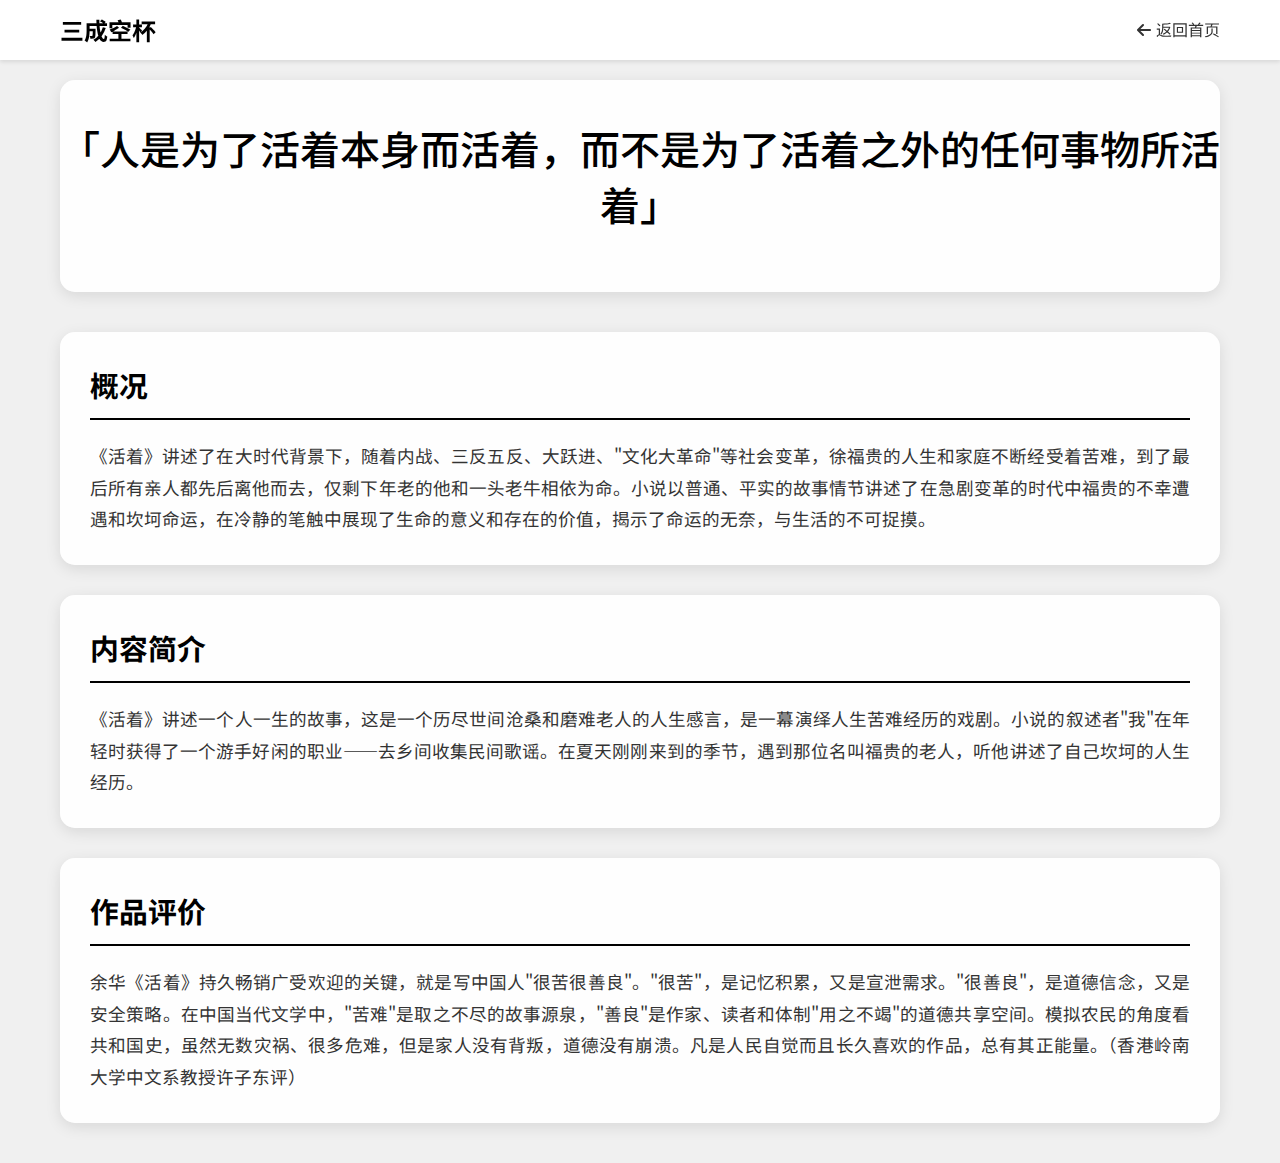
<file: anime-details/to-live.html>
<!DOCTYPE html>
<html lang="zh">
<head>
    <meta charset="UTF-8">
    <meta name="viewport" content="width=device-width, initial-scale=1.0">
    <title>活着 - 三成空杯</title>
    <link rel="stylesheet" href="https://cdnjs.cloudflare.com/ajax/libs/font-awesome/6.5.1/css/all.min.css">
    <link href="https://fonts.googleapis.com/css2?family=Noto+Sans+SC:wght@300;400;500;700&display=swap" rel="stylesheet">
    <style>
        :root {
            --primary-color: #000000;
            --secondary-color: #ffffff;
            --text-color: #333333;
            --background-color: #f0f0f0;
            --card-background: rgba(255, 255, 255, 0.9);
        }

        * {
            margin: 0;
            padding: 0;
            box-sizing: border-box;
        }

        body {
            font-family: 'Noto Sans SC', sans-serif;
            color: var(--text-color);
            line-height: 1.6;
            background-color: var(--background-color);
        }

        .navbar {
            position: fixed;
            top: 0;
            width: 100%;
            background-color: var(--secondary-color);
            height: 60px;
            box-shadow: 0 2px 4px rgba(0,0,0,0.1);
            z-index: 1000;
        }

        .nav-container {
            max-width: 1200px;
            margin: 0 auto;
            padding: 0 20px;
            display: flex;
            justify-content: space-between;
            align-items: center;
            height: 100%;
        }

        .logo {
            font-size: 1.5em;
            font-weight: bold;
            color: var(--primary-color);
        }

        .back-btn {
            color: var(--text-color);
            text-decoration: none;
            display: flex;
            align-items: center;
            gap: 5px;
            transition: color 0.3s ease;
        }

        .back-btn:hover {
            color: var(--primary-color);
        }

        .main-content {
            max-width: 1200px;
            margin: 80px auto 40px;
            padding: 0 20px;
        }

        .title-section {
            text-align: center;
            margin-bottom: 40px;
            padding: 40px 0;
            background: var(--card-background);
            border-radius: 15px;
            box-shadow: 0 4px 15px rgba(0, 0, 0, 0.1);
        }

        .main-title {
            font-size: 2.5em;
            color: var(--primary-color);
            margin-bottom: 20px;
            font-weight: 500;
            line-height: 1.4;
        }

        .content-section {
            background: var(--card-background);
            border-radius: 15px;
            padding: 30px;
            margin-bottom: 30px;
            box-shadow: 0 4px 15px rgba(0, 0, 0, 0.1);
        }

        .section-title {
            font-size: 1.8em;
            color: var(--primary-color);
            margin-bottom: 20px;
            padding-bottom: 10px;
            border-bottom: 2px solid var(--primary-color);
        }

        .plot-content {
            font-size: 1.1em;
            line-height: 1.8;
            text-align: justify;
        }

        @media (max-width: 768px) {
            .main-title {
                font-size: 2em;
            }
        }
    </style>
</head>
<body>
    <nav class="navbar">
        <div class="nav-container">
            <div class="logo">三成空杯</div>
            <a href="../index.html" class="back-btn">
                <i class="fas fa-arrow-left"></i>
                返回首页
            </a>
        </div>
    </nav>

    <main class="main-content">
        <section class="title-section">
            <h1 class="main-title">「人是为了活着本身而活着，而不是为了活着之外的任何事物所活着」</h1>
        </section>

        <section class="content-section">
            <h2 class="section-title">概况</h2>
            <div class="plot-content">
                <p>《活着》讲述了在大时代背景下，随着内战、三反五反、大跃进、"文化大革命"等社会变革，徐福贵的人生和家庭不断经受着苦难，到了最后所有亲人都先后离他而去，仅剩下年老的他和一头老牛相依为命。小说以普通、平实的故事情节讲述了在急剧变革的时代中福贵的不幸遭遇和坎坷命运，在冷静的笔触中展现了生命的意义和存在的价值，揭示了命运的无奈，与生活的不可捉摸。</p>
            </div>
        </section>

        <section class="content-section">
            <h2 class="section-title">内容简介</h2>
            <div class="plot-content">
                <p>《活着》讲述一个人一生的故事，这是一个历尽世间沧桑和磨难老人的人生感言，是一幕演绎人生苦难经历的戏剧。小说的叙述者"我"在年轻时获得了一个游手好闲的职业——去乡间收集民间歌谣。在夏天刚刚来到的季节，遇到那位名叫福贵的老人，听他讲述了自己坎坷的人生经历。</p>
            </div>
        </section>

        <section class="content-section">
            <h2 class="section-title">作品评价</h2>
            <div class="plot-content">
                <p>余华《活着》持久畅销广受欢迎的关键，就是写中国人"很苦很善良"。"很苦"，是记忆积累，又是宣泄需求。"很善良"，是道德信念，又是安全策略。在中国当代文学中，"苦难"是取之不尽的故事源泉，"善良"是作家、读者和体制"用之不竭"的道德共享空间。模拟农民的角度看共和国史，虽然无数灾祸、很多危难，但是家人没有背叛，道德没有崩溃。凡是人民自觉而且长久喜欢的作品，总有其正能量。（香港岭南大学中文系教授许子东评）</p>
            </div>
        </section>
    </main>
</body>
</html>
</file>
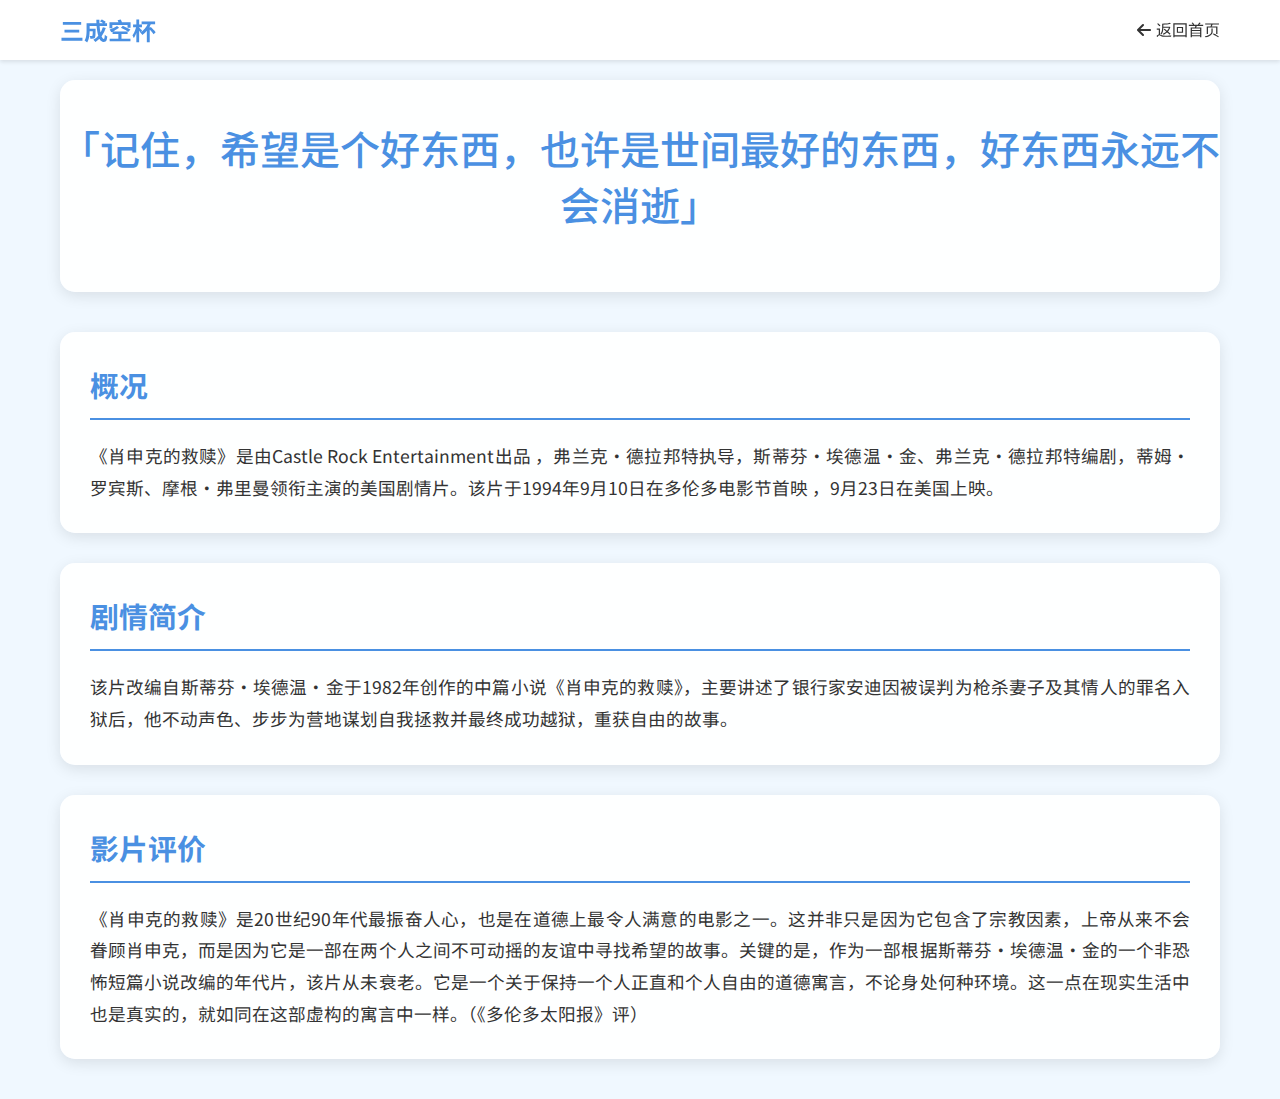
<file: anime-details/xiaoshenke.html>
<!DOCTYPE html>
<html lang="zh">
<head>
    <meta charset="UTF-8">
    <meta name="viewport" content="width=device-width, initial-scale=1.0">
    <title>肖申克的救赎 - 三成空杯</title>
    <link rel="stylesheet" href="https://cdnjs.cloudflare.com/ajax/libs/font-awesome/6.5.1/css/all.min.css">
    <link href="https://fonts.googleapis.com/css2?family=Noto+Sans+SC:wght@300;400;500;700&display=swap" rel="stylesheet">
    <style>
        :root {
            --primary-color: #4a90e2;
            --secondary-color: #ffffff;
            --text-color: #333333;
            --background-color: #f0f8ff;
            --card-background: rgba(255, 255, 255, 0.9);
        }

        * {
            margin: 0;
            padding: 0;
            box-sizing: border-box;
        }

        body {
            font-family: 'Noto Sans SC', sans-serif;
            color: var(--text-color);
            line-height: 1.6;
            background-color: var(--background-color);
        }

        .navbar {
            position: fixed;
            top: 0;
            width: 100%;
            background-color: var(--secondary-color);
            height: 60px;
            box-shadow: 0 2px 4px rgba(0,0,0,0.1);
            z-index: 1000;
        }

        .nav-container {
            max-width: 1200px;
            margin: 0 auto;
            padding: 0 20px;
            display: flex;
            justify-content: space-between;
            align-items: center;
            height: 100%;
        }

        .logo {
            font-size: 1.5em;
            font-weight: bold;
            color: var(--primary-color);
        }

        .back-btn {
            color: var(--text-color);
            text-decoration: none;
            display: flex;
            align-items: center;
            gap: 5px;
            transition: color 0.3s ease;
        }

        .back-btn:hover {
            color: var(--primary-color);
        }

        .main-content {
            max-width: 1200px;
            margin: 80px auto 40px;
            padding: 0 20px;
        }

        .title-section {
            text-align: center;
            margin-bottom: 40px;
            padding: 40px 0;
            background: var(--card-background);
            border-radius: 15px;
            box-shadow: 0 4px 15px rgba(0, 0, 0, 0.1);
        }

        .main-title {
            font-size: 2.5em;
            color: var(--primary-color);
            margin-bottom: 20px;
            font-weight: 500;
            line-height: 1.4;
        }

        .content-section {
            background: var(--card-background);
            border-radius: 15px;
            padding: 30px;
            margin-bottom: 30px;
            box-shadow: 0 4px 15px rgba(0, 0, 0, 0.1);
        }

        .section-title {
            font-size: 1.8em;
            color: var(--primary-color);
            margin-bottom: 20px;
            padding-bottom: 10px;
            border-bottom: 2px solid var(--primary-color);
        }

        .plot-content {
            font-size: 1.1em;
            line-height: 1.8;
            text-align: justify;
        }

        @media (max-width: 768px) {
            .main-title {
                font-size: 2em;
            }
        }
    </style>
</head>
<body>
    <nav class="navbar">
        <div class="nav-container">
            <div class="logo">三成空杯</div>
            <a href="../index.html" class="back-btn">
                <i class="fas fa-arrow-left"></i>
                返回首页
            </a>
        </div>
    </nav>

    <main class="main-content">
        <section class="title-section">
            <h1 class="main-title">「记住，希望是个好东西，也许是世间最好的东西，好东西永远不会消逝」</h1>
        </section>

        <section class="content-section">
            <h2 class="section-title">概况</h2>
            <div class="plot-content">
                <p>《肖申克的救赎》是由Castle Rock Entertainment出品 ，弗兰克·德拉邦特执导，斯蒂芬·埃德温·金、弗兰克·德拉邦特编剧，蒂姆·罗宾斯、摩根·弗里曼领衔主演的美国剧情片。该片于1994年9月10日在多伦多电影节首映 ，9月23日在美国上映。</p>
            </div>
        </section>

        <section class="content-section">
            <h2 class="section-title">剧情简介</h2>
            <div class="plot-content">
                <p>该片改编自斯蒂芬·埃德温·金于1982年创作的中篇小说《肖申克的救赎》，主要讲述了银行家安迪因被误判为枪杀妻子及其情人的罪名入狱后，他不动声色、步步为营地谋划自我拯救并最终成功越狱，重获自由的故事。</p>
            </div>
        </section>

        <section class="content-section">
            <h2 class="section-title">影片评价</h2>
            <div class="plot-content">
                <p>《肖申克的救赎》是20世纪90年代最振奋人心，也是在道德上最令人满意的电影之一。这并非只是因为它包含了宗教因素，上帝从来不会眷顾肖申克，而是因为它是一部在两个人之间不可动摇的友谊中寻找希望的故事。关键的是，作为一部根据斯蒂芬·埃德温·金的一个非恐怖短篇小说改编的年代片，该片从未衰老。它是一个关于保持一个人正直和个人自由的道德寓言，不论身处何种环境。这一点在现实生活中也是真实的，就如同在这部虚构的寓言中一样。（《多伦多太阳报》评）</p>
            </div>
        </section>
    </main>
</body>
</html>
</file>
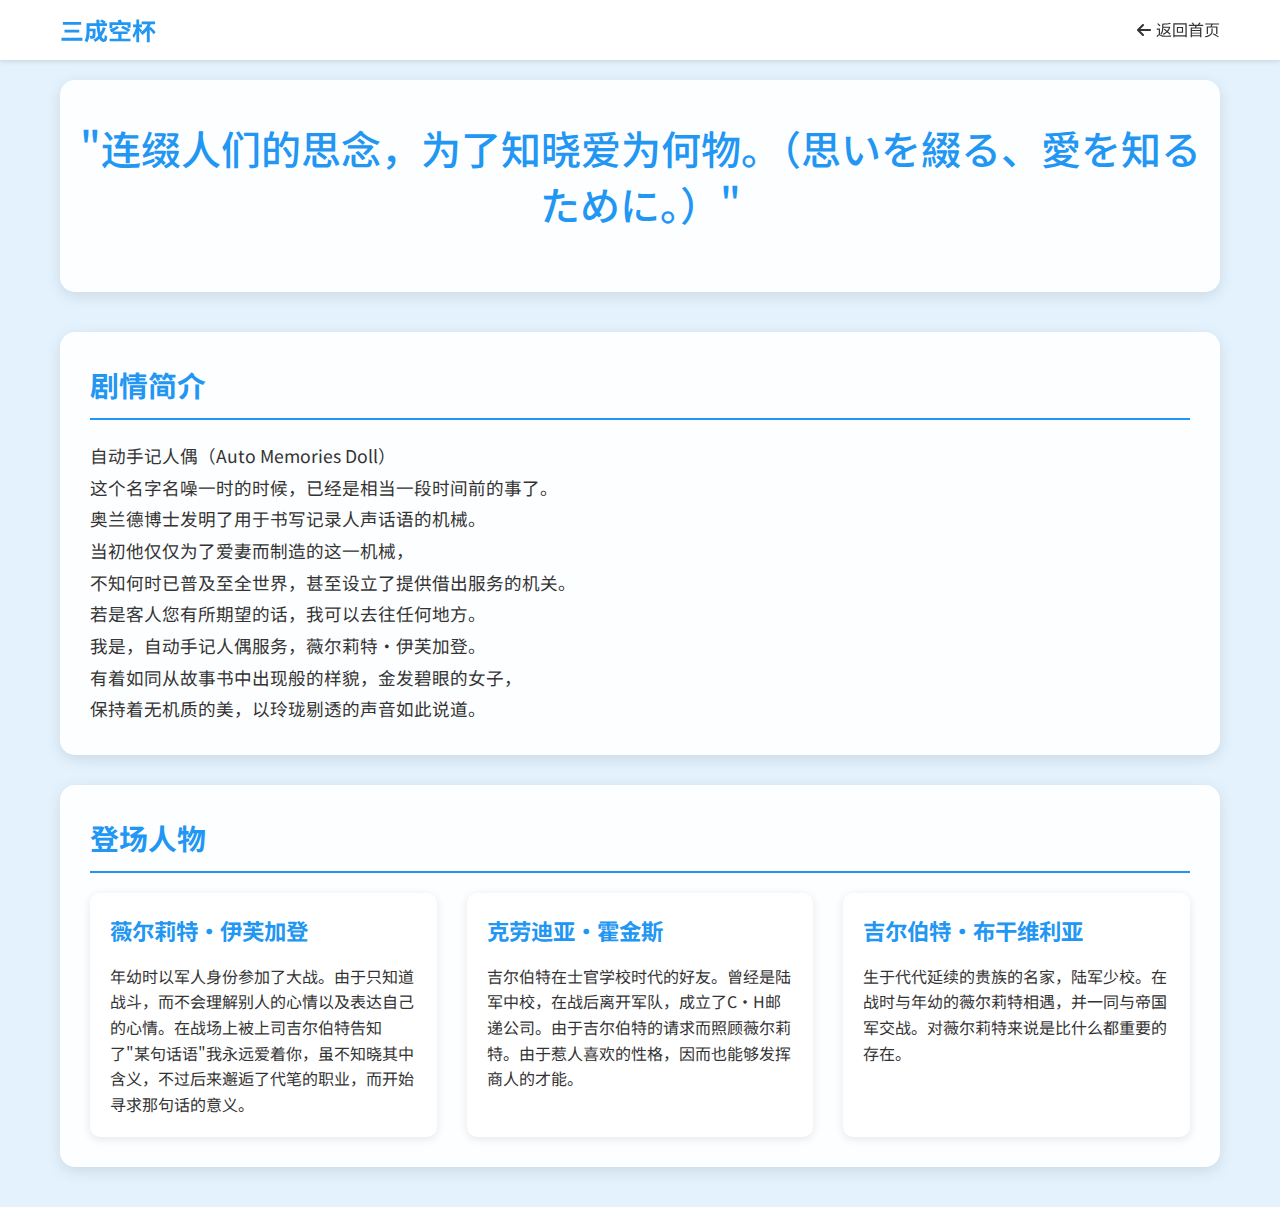
<file: anime-details/ziluolanyonghanhuayuan.html>
<!DOCTYPE html>
<html lang="zh">
<head>
    <meta charset="UTF-8">
    <meta name="viewport" content="width=device-width, initial-scale=1.0">
    <title>紫罗兰永恒花园 - 三成空杯</title>
    <link rel="stylesheet" href="https://cdnjs.cloudflare.com/ajax/libs/font-awesome/6.5.1/css/all.min.css">
    <link href="https://fonts.googleapis.com/css2?family=Noto+Sans+SC:wght@300;400;500;700&display=swap" rel="stylesheet">
    <style>
        :root {
            --primary-color: #2196f3;
            --secondary-color: #ffffff;
            --text-color: #333333;
            --background-color: #e3f2fd;
            --card-background: rgba(255, 255, 255, 0.9);
        }

        * {
            margin: 0;
            padding: 0;
            box-sizing: border-box;
        }

        body {
            font-family: 'Noto Sans SC', sans-serif;
            color: var(--text-color);
            line-height: 1.6;
            background-color: var(--background-color);
        }

        .navbar {
            position: fixed;
            top: 0;
            width: 100%;
            background-color: var(--secondary-color);
            height: 60px;
            box-shadow: 0 2px 4px rgba(0,0,0,0.1);
            z-index: 1000;
        }

        .nav-container {
            max-width: 1200px;
            margin: 0 auto;
            padding: 0 20px;
            display: flex;
            justify-content: space-between;
            align-items: center;
            height: 100%;
        }

        .logo {
            font-size: 1.5em;
            font-weight: bold;
            color: var(--primary-color);
        }

        .back-btn {
            color: var(--text-color);
            text-decoration: none;
            display: flex;
            align-items: center;
            gap: 5px;
            transition: color 0.3s ease;
        }

        .back-btn:hover {
            color: var(--primary-color);
        }

        .main-content {
            max-width: 1200px;
            margin: 80px auto 40px;
            padding: 0 20px;
        }

        .title-section {
            text-align: center;
            margin-bottom: 40px;
            padding: 40px 0;
            background: var(--card-background);
            border-radius: 15px;
            box-shadow: 0 4px 15px rgba(0, 0, 0, 0.1);
        }

        .main-title {
            font-size: 2.5em;
            color: var(--primary-color);
            margin-bottom: 20px;
            font-weight: 500;
            line-height: 1.4;
        }

        .content-section {
            background: var(--card-background);
            border-radius: 15px;
            padding: 30px;
            margin-bottom: 30px;
            box-shadow: 0 4px 15px rgba(0, 0, 0, 0.1);
        }

        .section-title {
            font-size: 1.8em;
            color: var(--primary-color);
            margin-bottom: 20px;
            padding-bottom: 10px;
            border-bottom: 2px solid var(--primary-color);
        }

        .plot-content {
            font-size: 1.1em;
            line-height: 1.8;
            text-align: justify;
        }

        .characters-grid {
            display: grid;
            grid-template-columns: repeat(auto-fit, minmax(300px, 1fr));
            gap: 30px;
            margin-top: 20px;
        }

        .character-card {
            background: var(--secondary-color);
            border-radius: 10px;
            padding: 20px;
            box-shadow: 0 2px 10px rgba(0, 0, 0, 0.1);
            transition: transform 0.3s ease;
        }

        .character-card:hover {
            transform: translateY(-5px);
        }

        .character-name {
            font-size: 1.4em;
            color: var(--primary-color);
            margin-bottom: 15px;
        }

        .character-description {
            font-size: 1em;
            line-height: 1.6;
        }

        @media (max-width: 768px) {
            .main-title {
                font-size: 2em;
            }

            .characters-grid {
                grid-template-columns: 1fr;
            }
        }
    </style>
</head>
<body>
    <nav class="navbar">
        <div class="nav-container">
            <div class="logo">三成空杯</div>
            <a href="../index.html" class="back-btn">
                <i class="fas fa-arrow-left"></i>
                返回首页
            </a>
        </div>
    </nav>

    <main class="main-content">
        <section class="title-section">
            <h1 class="main-title">"连缀人们的思念，为了知晓爱为何物。（思いを綴る、愛を知るために。）"</h1>
        </section>

        <section class="content-section">
            <h2 class="section-title">剧情简介</h2>
            <div class="plot-content">
                <p>自动手记人偶（Auto Memories Doll）</p>
                <p>这个名字名噪一时的时候，已经是相当一段时间前的事了。</p>
                <p>奥兰德博士发明了用于书写记录人声话语的机械。</p>
                <p>当初他仅仅为了爱妻而制造的这一机械，</p>
                <p>不知何时已普及至全世界，甚至设立了提供借出服务的机关。</p>
                <p>若是客人您有所期望的话，我可以去往任何地方。</p>
                <p>我是，自动手记人偶服务，薇尔莉特·伊芙加登。</p>
                <p>有着如同从故事书中出现般的样貌，金发碧眼的女子，</p>
                <p>保持着无机质的美，以玲珑剔透的声音如此说道。</p>
            </div>
        </section>

        <section class="content-section">
            <h2 class="section-title">登场人物</h2>
            <div class="characters-grid">
                <div class="character-card">
                    <h3 class="character-name">薇尔莉特·伊芙加登</h3>
                    <p class="character-description">年幼时以军人身份参加了大战。由于只知道战斗，而不会理解别人的心情以及表达自己的心情。在战场上被上司吉尔伯特告知了"某句话语"我永远爱着你，虽不知晓其中含义，不过后来邂逅了代笔的职业，而开始寻求那句话的意义。</p>
                </div>

                <div class="character-card">
                    <h3 class="character-name">克劳迪亚·霍金斯</h3>
                    <p class="character-description">吉尔伯特在士官学校时代的好友。曾经是陆军中校，在战后离开军队，成立了C·H邮递公司。由于吉尔伯特的请求而照顾薇尔莉特。由于惹人喜欢的性格，因而也能够发挥商人的才能。</p>
                </div>

                <div class="character-card">
                    <h3 class="character-name">吉尔伯特·布干维利亚</h3>
                    <p class="character-description">生于代代延续的贵族的名家，陆军少校。在战时与年幼的薇尔莉特相遇，并一同与帝国军交战。对薇尔莉特来说是比什么都重要的存在。</p>
                </div>
            </div>
        </section>
    </main>
</body>
</html>
</file>
